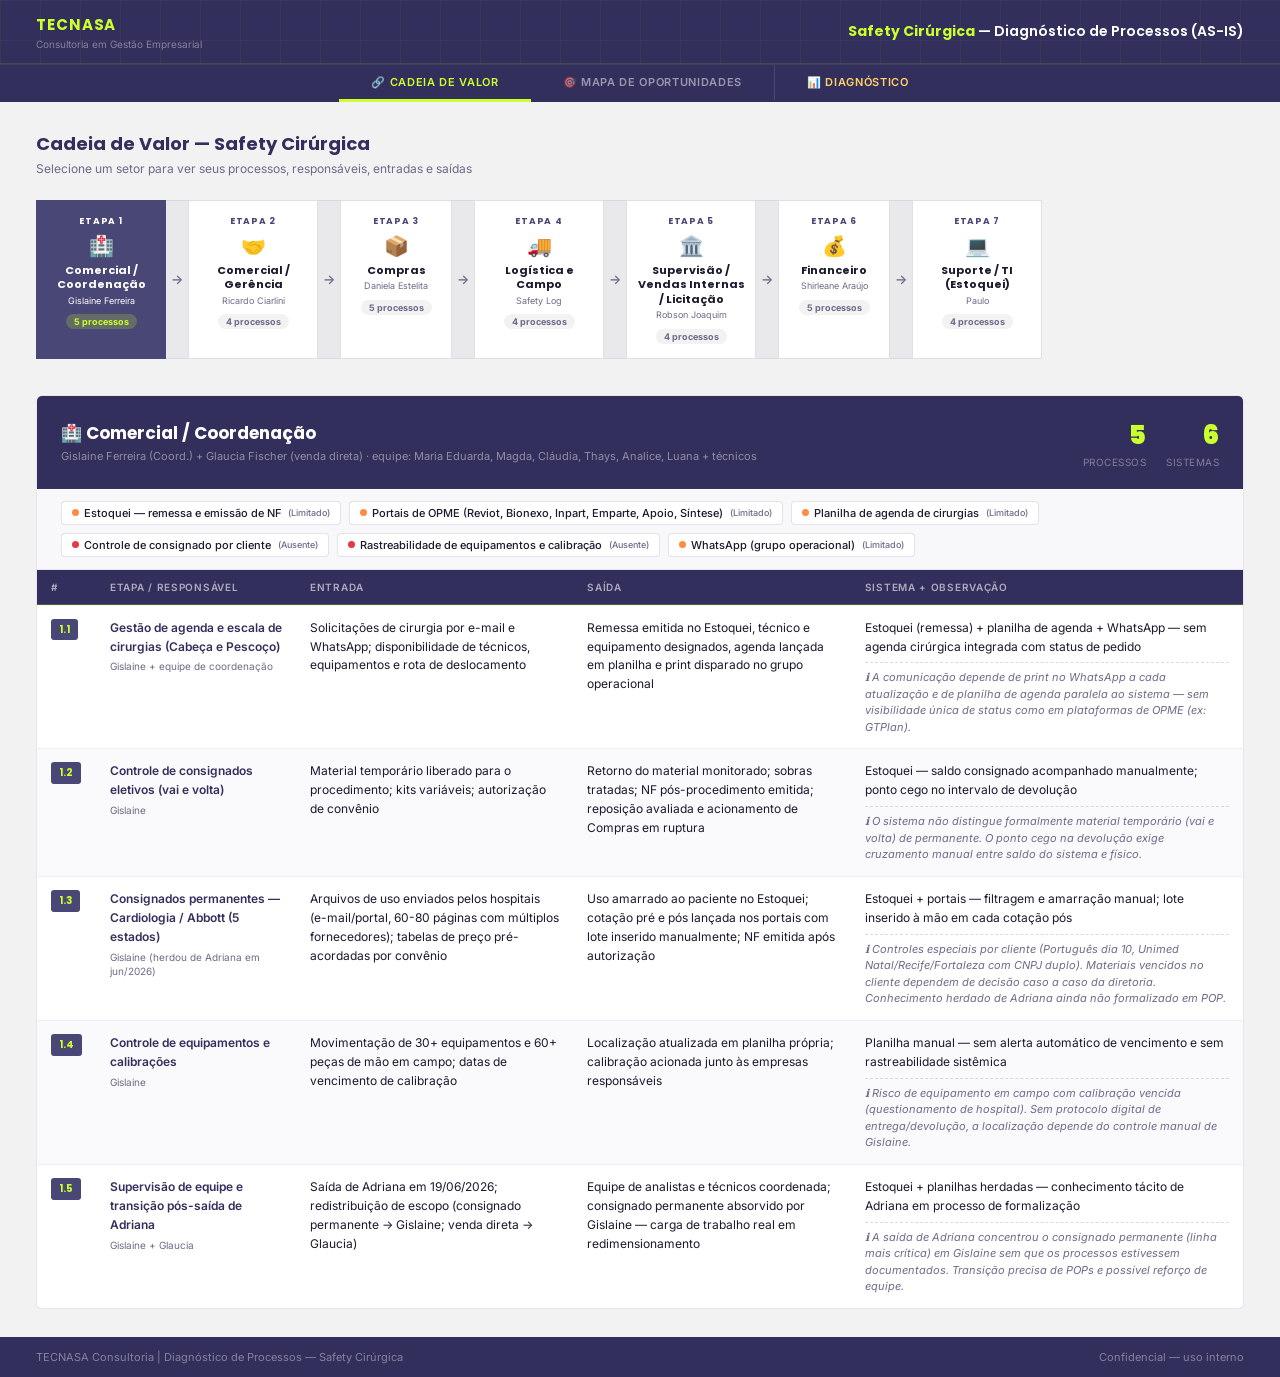
<file: index.html>
<!DOCTYPE html>
<html lang="pt-BR">

<head>
    <meta charset="UTF-8">
    <meta name="viewport" content="width=device-width, initial-scale=1.0">
    <title>Safety Cirúrgica — Diagnóstico de Processos | TECNASA</title>
    <link rel="preconnect" href="https://fonts.googleapis.com">
    <link
        href="https://fonts.googleapis.com/css2?family=Poppins:wght@400;600;700;900&family=Inter:wght@400;500;600&display=swap"
        rel="stylesheet">
    <link rel="stylesheet" href="css/style.css">
</head>

<body>

    <header class="hdr">
        <div class="hdr-row">
            <div>
                <div class="brand">TECNASA</div>
                <div class="brand-sub">Consultoria em Gestão Empresarial</div>
            </div>
            <div class="hdr-title">
                <b>Safety Cirúrgica</b> — Diagnóstico de Processos (AS-IS)
            </div>
        </div>
        <nav class="sector-nav" id="sector-nav"></nav>
    </header>

    <div id="sector-pages"></div>

    <footer>
        <div class="ft">TECNASA Consultoria | Diagnóstico de Processos — Safety Cirúrgica</div>
        <div class="ft">Confidencial — uso interno</div>
    </footer>

    <script src="js/data.js"></script>
    <script src="js/render_mapa.js"></script>
    <script src="js/render.js"></script>
</body>

</html>
</file>
<file: css/style.css>
@import url('https://fonts.googleapis.com/css2?family=Poppins:wght@400;600;700;900&family=Inter:wght@400;500;600&display=swap');

:root {
    --primary: #484776;
    --dark: #332f5c;
    --light: #5e5c96;
    --accent: #cbff2d;
    --bg: #f2f2f2;
    --white: #ffffff;
    --txt: #1a1a2e;
    --soft: #6b6b8a;
    --ok: #00C48C;
    --warn: #FFD166;
    --high: #FF8C42;
    --crit: #E63946;
}

*,
*::before,
*::after {
    box-sizing: border-box;
    margin: 0;
    padding: 0;
}

html {
    scroll-behavior: smooth;
}

body {
    font-family: 'Inter', sans-serif;
    background: var(--bg);
    color: var(--txt);
    font-size: 13px;
}

/* ══════════════════════════════════
   HEADER
══════════════════════════════════ */
.hdr {
    background: var(--dark);
    position: sticky;
    top: 0;
    z-index: 200;
    background-image:
        linear-gradient(rgba(203, 255, 45, .04) 1px, transparent 1px),
        linear-gradient(90deg, rgba(203, 255, 45, .04) 1px, transparent 1px);
    background-size: 40px 40px;
}

.hdr-row {
    display: flex;
    align-items: center;
    justify-content: space-between;
    padding: 13px 36px;
    border-bottom: 1px solid rgba(203, 255, 45, .12);
}

.brand {
    font-family: 'Poppins', sans-serif;
    font-weight: 700;
    font-size: 15px;
    color: var(--accent);
    letter-spacing: .06em;
}

.brand-sub {
    font-size: 10px;
    color: rgba(255, 255, 255, .4);
    margin-top: 2px;
}

.hdr-title {
    font-family: 'Poppins', sans-serif;
    font-weight: 600;
    font-size: 14px;
    color: #fff;
    text-align: center;
}

.hdr-title b {
    color: var(--accent);
}

/* ══════════════════════════════════
   NAV TABS — centralizado
══════════════════════════════════ */
.sector-nav {
    display: flex;
    justify-content: center;
    /* ← centraliza os botões */
    align-items: stretch;
    background: var(--dark);
    border-top: 1px solid rgba(203, 255, 45, .08);
    overflow-x: auto;
    scrollbar-width: none;
}

.sector-nav::-webkit-scrollbar {
    display: none;
}

.snav-btn {
    font-family: 'Inter', sans-serif;
    font-weight: 600;
    font-size: 11px;
    color: rgba(255, 255, 255, .5);
    background: transparent;
    border: none;
    padding: 10px 32px;
    cursor: pointer;
    white-space: nowrap;
    letter-spacing: .06em;
    text-transform: uppercase;
    border-bottom: 3px solid transparent;
    transition: all .2s;
}

.snav-btn.active {
    color: var(--accent);
    border-bottom-color: var(--accent);
}

.snav-btn:hover {
    color: rgba(255, 255, 255, .85);
}

/* botão Diagnóstico na tab bar — visual diferenciado */
.snav-diag {
    color: var(--warn) !important;
    border-left: 1px solid rgba(255, 255, 255, .12);
}

.snav-diag.active {
    color: var(--warn) !important;
    border-bottom-color: var(--warn) !important;
}

.snav-diag:hover {
    color: var(--warn) !important;
    opacity: .8;
}

/* ══════════════════════════════════
   PAGES
══════════════════════════════════ */
.sector-page {
    display: none;
    padding: 28px 36px;
}

.sector-page.active {
    display: block;
}

.pg-title {
    font-family: 'Poppins', sans-serif;
    font-weight: 700;
    font-size: 18px;
    color: var(--dark);
    margin-bottom: 4px;
}

.pg-sub {
    font-size: 12px;
    color: var(--soft);
    margin-bottom: 24px;
}

/* ══════════════════════════════════
   CADEIA DE VALOR — quadrados clicáveis
══════════════════════════════════ */
.cnode-flow {
    display: flex;
    align-items: stretch;
    overflow-x: auto;
    gap: 0;
    padding-bottom: 8px;
    margin-bottom: 28px;
    scrollbar-width: thin;
    scrollbar-color: rgba(72, 71, 118, .3) transparent;
}

.cnode {
    flex-shrink: 0;
    min-width: 112px;
    max-width: 130px;
    background: var(--white);
    border: 1px solid rgba(72, 71, 118, .18);
    display: flex;
    flex-direction: column;
    align-items: center;
    padding: 14px 10px;
    cursor: pointer;
    transition: background .15s, border-color .15s;
}

.cnode:hover {
    background: rgba(72, 71, 118, .05);
}

.cnode.cnode-active {
    background: var(--primary);
    border-color: var(--primary);
}

.cnode.cnode-active .cnode-step,
.cnode.cnode-active .cnode-name,
.cnode.cnode-active .cnode-resp {
    color: var(--white);
}

.cnode.cnode-active .cnode-count {
    background: rgba(203, 255, 45, .2);
    color: var(--accent);
}

.cnode-arrow {
    flex-shrink: 0;
    width: 22px;
    display: flex;
    align-items: center;
    justify-content: center;
    color: var(--soft);
    font-size: 13px;
    font-weight: 600;
    background: rgba(72, 71, 118, .05);
    border-top: 1px solid rgba(72, 71, 118, .1);
    border-bottom: 1px solid rgba(72, 71, 118, .1);
}

.cnode-step {
    font-family: 'Poppins', sans-serif;
    font-size: 9px;
    font-weight: 700;
    color: var(--primary);
    letter-spacing: .08em;
    text-transform: uppercase;
    margin-bottom: 6px;
}

.cnode-icon {
    font-size: 20px;
    margin-bottom: 5px;
}

.cnode-name {
    font-family: 'Poppins', sans-serif;
    font-size: 11px;
    font-weight: 700;
    color: var(--txt);
    text-align: center;
    line-height: 1.3;
    margin-bottom: 3px;
}

.cnode-resp {
    font-size: 9px;
    color: var(--soft);
    text-align: center;
    line-height: 1.3;
}

.cnode-count {
    margin-top: 8px;
    font-size: 9px;
    font-weight: 700;
    color: var(--soft);
    background: var(--bg);
    padding: 2px 8px;
    border-radius: 10px;
    display: inline-block;
}

/* ══════════════════════════════════
   CARD DE DETALHE DO SETOR
══════════════════════════════════ */
.sdet-card {
    background: var(--white);
    border: 1px solid rgba(72, 71, 118, .14);
    border-radius: 6px;
    overflow: hidden;
}

.sdet-header {
    display: grid;
    grid-template-columns: 1fr auto;
    gap: 20px;
    align-items: center;
    padding: 20px 24px;
    border-bottom: 1px solid rgba(72, 71, 118, .1);
    background: var(--dark);
}

.sdet-name {
    font-family: 'Poppins', sans-serif;
    font-size: 17px;
    font-weight: 700;
    color: var(--white);
}

.sdet-resp {
    font-size: 11px;
    color: rgba(255, 255, 255, .45);
    margin-top: 3px;
}

.sdet-stats {
    display: flex;
    gap: 20px;
}

.sdet-stat {
    display: flex;
    flex-direction: column;
    align-items: flex-end;
    gap: 1px;
}

.sdet-stat-n {
    font-family: 'Poppins', sans-serif;
    font-size: 26px;
    font-weight: 900;
    color: var(--accent);
}

.sdet-stat-l {
    font-size: 10px;
    color: rgba(255, 255, 255, .38);
    text-transform: uppercase;
    letter-spacing: .05em;
}

.sdet-sistemas {
    display: flex;
    flex-wrap: wrap;
    gap: 8px;
    padding: 12px 24px;
    border-bottom: 1px solid rgba(72, 71, 118, .1);
    background: rgba(72, 71, 118, .04);
}

.sys-chip {
    display: flex;
    align-items: center;
    gap: 5px;
    font-size: 11px;
    font-weight: 500;
    color: var(--txt);
    background: var(--white);
    border: 1px solid rgba(72, 71, 118, .15);
    padding: 4px 10px;
    border-radius: 4px;
}

.sys-dot {
    width: 7px;
    height: 7px;
    border-radius: 50%;
    flex-shrink: 0;
}

.sys-dot.ok {
    background: var(--ok);
}

.sys-dot.lim {
    background: var(--high);
}

.sys-dot.aus {
    background: var(--crit);
}

/* ══════════════════════════════════
   TABELA DE PROCESSOS
══════════════════════════════════ */
.proc-table {
    width: 100%;
    border-collapse: collapse;
    background: var(--white);
}

/* cabeçalho da tabela */
.proc-table thead tr {
    background: var(--dark);
}

.proc-table th {
    font-family: 'Inter', sans-serif;
    font-size: 10px;
    font-weight: 600;
    color: rgba(255, 255, 255, .6);
    text-transform: uppercase;
    letter-spacing: .07em;
    padding: 11px 14px;
    text-align: left;
    border-bottom: 2px solid rgba(203, 255, 45, .2);
    white-space: nowrap;
}

/* linhas do corpo */
.proc-table tbody tr {
    border-bottom: 1px solid rgba(72, 71, 118, .08);
    transition: background .12s;
}

.proc-table tbody tr:last-child {
    border-bottom: none;
}

.proc-table tbody tr:hover td {
    background: rgba(203, 255, 45, .04);
}

/* zebra leve */
.proc-table tbody tr:nth-child(even) td {
    background: rgba(72, 71, 118, .025);
}

.proc-table tbody tr:nth-child(even):hover td {
    background: rgba(203, 255, 45, .05);
}

.proc-table td {
    padding: 13px 14px;
    vertical-align: top;
    font-size: 12px;
    color: var(--txt);
    line-height: 1.58;
}

/* badge do número do processo */
.proc-num {
    font-family: 'Poppins', sans-serif;
    font-size: 10px;
    font-weight: 700;
    color: var(--accent);
    background: var(--primary);
    padding: 3px 8px;
    border-radius: 3px;
    white-space: nowrap;
    display: inline-block;
}

/* nome e responsável na coluna Etapa */
.proc-name {
    font-weight: 600;
    font-size: 12px;
    color: var(--dark);
    margin-bottom: 3px;
}

.proc-resp {
    font-size: 10px;
    color: var(--soft);
    line-height: 1.4;
}

/* observação contextual abaixo do sistema */
.proc-obs {
    font-size: 11px;
    color: var(--soft);
    font-style: italic;
    margin-top: 6px;
    padding-top: 6px;
    border-top: 1px dashed rgba(72, 71, 118, .2);
    line-height: 1.5;
}

/* larguras das colunas */
.col-num {
    width: 52px;
}

.col-etapa {
    width: 200px;
}

.col-ent {
    width: 23%;
}

.col-sai {
    width: 23%;
}

.col-sys {
    width: auto;
}


/* ══════════════════════════════════
   KPI CARDS DO GRÁFICO
══════════════════════════════════ */
.chart-kpis {
    display: flex;
    gap: 12px;
    width: 100%;
    margin-bottom: 8px;
}

.kpi-card {
    flex: 1;
    border-radius: 5px;
    padding: 14px 16px;
    display: flex;
    flex-direction: column;
    gap: 4px;
    border-left: 4px solid transparent;
}

.kpi-val {
    font-family: "Poppins", sans-serif;
    font-weight: 900;
    font-size: 22px;
    line-height: 1;
}

.kpi-lbl {
    font-size: 11px;
    font-weight: 500;
    color: var(--soft);
}

.kpi-crit {
    background: rgba(230, 57, 70, .08);
    border-color: var(--crit);
}

.kpi-crit .kpi-val {
    color: var(--crit);
}

.kpi-warn {
    background: rgba(255, 140, 66, .08);
    border-color: var(--high);
}

.kpi-warn .kpi-val {
    color: var(--high);
}

.kpi-mid {
    background: rgba(72, 71, 118, .06);
    border-color: var(--light);
}

.kpi-mid .kpi-val {
    color: var(--primary);
}

.kpi-high {
    background: rgba(230, 57, 70, .05);
    border-color: rgba(230, 57, 70, .4);
}

.kpi-high .kpi-val {
    color: var(--crit);
}

/* ══════════════════════════════════
   DIAGNÓSTICO
══════════════════════════════════ */
.diag-intro {
    background: var(--white);
    border: 1px solid rgba(72, 71, 118, .14);
    border-radius: 6px;
    padding: 20px 24px;
    margin-bottom: 24px;
    border-left: 4px solid var(--accent);
}

.diag-intro-title {
    font-family: 'Poppins', sans-serif;
    font-weight: 700;
    font-size: 14px;
    color: var(--dark);
    margin-bottom: 6px;
}

.diag-intro-text {
    font-size: 12px;
    color: var(--soft);
    line-height: 1.65;
}

.chart-block {
    background: var(--white);
    border: 1px solid rgba(72, 71, 118, .14);
    border-radius: 6px;
    overflow: hidden;
    margin-bottom: 28px;
}

.chart-hdr {
    display: flex;
    align-items: center;
    justify-content: space-between;
    padding: 16px 24px;
    border-bottom: 1px solid rgba(72, 71, 118, .1);
    background: var(--dark);
}

.chart-hdr-title {
    font-family: 'Poppins', sans-serif;
    font-weight: 700;
    font-size: 14px;
    color: var(--white);
}

.chart-badge {
    font-size: 10px;
    font-weight: 600;
    color: var(--dark);
    background: var(--accent);
    padding: 3px 10px;
    border-radius: 3px;
    letter-spacing: .04em;
}

.chart-body {
    padding: 32px 24px;
    display: flex;
    flex-direction: column;
    align-items: center;
    gap: 16px;
}

.chart-placeholder {
    width: 100%;
    max-width: 660px;
    border: 2px dashed rgba(72, 71, 118, .25);
    border-radius: 6px;
    padding: 44px 32px;
    display: flex;
    flex-direction: column;
    align-items: center;
    gap: 10px;
    text-align: center;
}

.chart-ph-icon {
    font-size: 38px;
    opacity: .35;
}

.chart-ph-title {
    font-family: 'Poppins', sans-serif;
    font-size: 13px;
    font-weight: 700;
    color: var(--soft);
}

.chart-ph-desc {
    font-size: 12px;
    color: var(--soft);
    line-height: 1.65;
    max-width: 400px;
}

.chart-ph-badge {
    display: inline-block;
    margin-top: 4px;
    background: rgba(230, 57, 70, .1);
    color: var(--crit);
    font-size: 11px;
    font-weight: 600;
    padding: 4px 12px;
    border-radius: 4px;
}

.chart-insight {
    width: 100%;
    max-width: 660px;
    background: rgba(203, 255, 45, .08);
    border-left: 3px solid var(--accent);
    padding: 14px 18px;
    border-radius: 0 4px 4px 0;
}

.chart-insight-title {
    font-weight: 600;
    font-size: 12px;
    color: var(--primary);
    margin-bottom: 5px;
}

.chart-insight-text {
    font-size: 12px;
    color: var(--txt);
    line-height: 1.65;
}

.sec-t {
    font-family: 'Poppins', sans-serif;
    font-weight: 700;
    font-size: 14px;
    color: var(--dark);
    display: inline-block;
    padding-bottom: 7px;
    border-bottom: 3px solid var(--accent);
    margin-bottom: 18px;
}

.achados-grid {
    display: grid;
    grid-template-columns: repeat(3, 1fr);
    gap: 14px;
    margin-bottom: 28px;
}

.achado-card {
    background: var(--white);
    border: 1px solid rgba(72, 71, 118, .14);
    border-radius: 6px;
    padding: 18px;
    display: flex;
    flex-direction: column;
    gap: 8px;
}

.achado-card.destaque {
    border-color: var(--accent);
    border-left-width: 3px;
}

.achado-icon {
    font-size: 20px;
}

.achado-setor {
    font-size: 9px;
    font-weight: 700;
    color: var(--light);
    text-transform: uppercase;
    letter-spacing: .08em;
}

.achado-title {
    font-family: 'Poppins', sans-serif;
    font-size: 12px;
    font-weight: 700;
    color: var(--txt);
    line-height: 1.35;
}

.achado-desc {
    font-size: 11.5px;
    color: var(--soft);
    line-height: 1.55;
}

.achado-desc strong {
    color: var(--txt);
}

.next-block {
    background: var(--dark);
    border-radius: 6px;
    padding: 28px 32px;
    display: grid;
    grid-template-columns: 1fr auto;
    gap: 28px;
    align-items: center;
    background-image:
        linear-gradient(rgba(203, 255, 45, .03) 1px, transparent 1px),
        linear-gradient(90deg, rgba(203, 255, 45, .03) 1px, transparent 1px);
    background-size: 40px 40px;
}

.next-label {
    font-size: 10px;
    font-weight: 600;
    color: var(--accent);
    text-transform: uppercase;
    letter-spacing: .08em;
    margin-bottom: 6px;
}

.next-title {
    font-family: 'Poppins', sans-serif;
    font-size: 17px;
    font-weight: 700;
    color: var(--white);
    line-height: 1.35;
}

.next-desc {
    font-size: 12px;
    color: rgba(255, 255, 255, .45);
    margin-top: 8px;
    line-height: 1.65;
}

.next-steps {
    display: flex;
    flex-direction: column;
    gap: 8px;
    min-width: 210px;
}

.next-step {
    display: flex;
    align-items: center;
    gap: 10px;
    background: rgba(255, 255, 255, .06);
    padding: 10px 14px;
    border-radius: 4px;
}

.next-step-n {
    font-family: 'Poppins', sans-serif;
    font-size: 13px;
    font-weight: 900;
    color: var(--accent);
    flex-shrink: 0;
}

.next-step-t {
    font-size: 11px;
    font-weight: 500;
    color: rgba(255, 255, 255, .8);
}


/* ══════════════════════════════════
   MAPA DE OPORTUNIDADES
══════════════════════════════════ */
.mapa-kpis {
    display: grid;
    grid-template-columns: repeat(4, 1fr);
    gap: 12px;
    margin-bottom: 28px;
}

.mapa-kpi {
    background: var(--white);
    border: 1px solid rgba(72, 71, 118, .14);
    border-left: 4px solid;
    border-radius: 6px;
    padding: 16px 18px;
}

.mapa-kpi-n {
    font-family: "Poppins", sans-serif;
    font-weight: 900;
    font-size: 30px;
}

.mapa-kpi-l {
    font-size: 11px;
    color: var(--soft);
    margin-top: 3px;
}

/* grupo */
.mop-grupo {
    margin-bottom: 24px;
}

.mop-grupo-hdr {
    display: flex;
    align-items: center;
    gap: 12px;
    padding: 12px 18px;
    border-left: 4px solid;
    background: var(--white);
    border-radius: 4px;
    margin-bottom: 8px;
}

.mop-grupo-badge {
    font-family: "Poppins", sans-serif;
    font-weight: 700;
    font-size: 11px;
    color: #fff;
    padding: 3px 12px;
    border-radius: 3px;
    white-space: nowrap;
    flex-shrink: 0;
}

.mop-grupo-desc {
    font-size: 12px;
    color: var(--soft);
}

.mop-grupo-n {
    font-family: "Poppins", sans-serif;
    font-size: 20px;
    font-weight: 900;
    margin-left: auto;
    flex-shrink: 0;
}

/* lista */
.mop-list {
    display: flex;
    flex-direction: column;
    gap: 0;
}

/* item clicável */
.mop-item {
    display: flex;
    align-items: center;
    justify-content: space-between;
    gap: 16px;
    padding: 14px 18px;
    background: var(--white);
    border: 1px solid rgba(72, 71, 118, .12);
    border-top: none;
    cursor: pointer;
    transition: background .15s;
}

.mop-list>.mop-item:first-child,
.mop-list>*:first-child .mop-item {
    border-top: 1px solid rgba(72, 71, 118, .12);
}

.mop-item:first-of-type {
    border-top: 1px solid rgba(72, 71, 118, .12);
}

.mop-item:hover {
    background: rgba(72, 71, 118, .03);
}

.mop-item.selected {
    background: var(--dark);
}

.mop-item.selected .mop-item-setor,
.mop-item.selected .mop-item-proc,
.mop-item.selected .mop-chevron {
    color: var(--white) !important;
}

.mop-item.selected .roi-chip,
.mop-item.selected .roi-chip--operacional,
.mop-item.selected .roi-chip--financeiro,
.mop-item.selected .roi-chip--estratégico {
    background: rgba(255, 255, 255, .15);
    color: var(--accent);
}

.mop-item.selected .mop-meta-tag {
    background: rgba(255, 255, 255, .12);
    color: rgba(255, 255, 255, .7);
}

.mop-item-left {
    display: flex;
    align-items: center;
    gap: 12px;
    flex: 1;
    min-width: 0;
}

.mop-item-icon {
    font-size: 18px;
    flex-shrink: 0;
}

.mop-item-setor {
    font-size: 10px;
    font-weight: 700;
    color: var(--soft);
    text-transform: uppercase;
    letter-spacing: .06em;
    margin-bottom: 3px;
}

.mop-item-proc {
    font-family: "Poppins", sans-serif;
    font-size: 13px;
    font-weight: 700;
    color: var(--dark);
    line-height: 1.3;
}

.mop-item-right {
    display: flex;
    align-items: center;
    gap: 12px;
    flex-shrink: 0;
}

.mop-item-chips {
    display: flex;
    gap: 5px;
    flex-wrap: wrap;
    justify-content: flex-end;
}

.roi-chip {
    font-size: 10px;
    font-weight: 600;
    padding: 3px 8px;
    border-radius: 3px;
}

.roi-chip--operacional {
    background: rgba(0, 196, 140, .12);
    color: #1d6b4a;
}

.roi-chip--financeiro {
    background: rgba(72, 71, 118, .12);
    color: #332f5c;
}

.roi-chip--estratégico {
    background: rgba(203, 255, 45, .25);
    color: #3a4a00;
}

.mop-item-meta {
    display: flex;
    gap: 5px;
}

.mop-meta-tag {
    font-size: 10px;
    font-weight: 500;
    color: var(--soft);
    background: var(--bg);
    padding: 3px 8px;
    border-radius: 3px;
    white-space: nowrap;
}

.mop-chevron {
    font-size: 11px;
    color: var(--soft);
    transition: transform .2s;
    flex-shrink: 0;
}

/* detalhe (accordion) */
.mop-detail {
    display: none;
    border: 1px solid rgba(72, 71, 118, .12);
    border-top: none;
    background: #f9f8f5;
    padding: 20px 22px;
}

.mop-detail.open {
    display: block;
}

.mop-detail-grid {
    display: grid;
    grid-template-columns: 1fr 1fr;
    gap: 16px;
    margin-bottom: 14px;
}

.mop-det-block {
    display: flex;
    flex-direction: column;
    gap: 5px;
}

.mop-det-lbl {
    font-size: 9px;
    font-weight: 700;
    color: var(--soft);
    text-transform: uppercase;
    letter-spacing: .07em;
}

.mop-det-txt {
    font-size: 12px;
    color: var(--txt);
    line-height: 1.65;
}

.mop-just {
    background: rgba(203, 255, 45, .1);
    border-left: 2px solid var(--accent);
    padding: 8px 10px;
    border-radius: 0 3px 3px 0;
    font-style: italic;
    font-size: 11px;
    color: var(--soft);
}

.mop-det-footer {
    display: flex;
    gap: 14px;
    padding-top: 14px;
    border-top: 1px solid rgba(72, 71, 118, .1);
}

@media(max-width:900px) {
    .mapa-kpis {
        grid-template-columns: repeat(2, 1fr);
    }

    .mop-detail-grid {
        grid-template-columns: 1fr;
    }

    .mop-item-right {
        flex-direction: column;
        align-items: flex-end;
        gap: 6px;
    }
}


/* ══════════════════════════════════
   FOOTER
══════════════════════════════════ */
footer {
    background: var(--dark);
    padding: 13px 36px;
    display: flex;
    justify-content: space-between;
    align-items: center;
}

.ft {
    font-family: 'Inter', sans-serif;
    font-size: 11px;
    color: rgba(255, 255, 255, .4);
}

/* ══════════════════════════════════
   MODAL
══════════════════════════════════ */
.modal-ov {
    display: none;
    position: fixed;
    inset: 0;
    background: rgba(26, 26, 46, .65);
    z-index: 999;
    align-items: center;
    justify-content: center;
}

.modal-ov.open {
    display: flex;
}

.modal {
    background: var(--white);
    border-radius: 6px;
    padding: 28px;
    max-width: 460px;
    width: 90%;
}

.modal-t {
    font-family: 'Poppins', sans-serif;
    font-weight: 700;
    font-size: 17px;
    color: var(--dark);
    margin-bottom: 12px;
}

.modal-b {
    font-family: 'Inter', sans-serif;
    font-size: 13px;
    color: var(--txt);
    line-height: 1.7;
    margin-bottom: 18px;
}

.modal-btn {
    background: var(--primary);
    color: #fff;
    border: none;
    border-radius: 4px;
    padding: 9px 22px;
    font-family: 'Inter', sans-serif;
    font-weight: 600;
    font-size: 13px;
    cursor: pointer;
}

/* ══════════════════════════════════
   RESPONSIVE
══════════════════════════════════ */
@media(max-width:900px) {
    .achados-grid {
        grid-template-columns: 1fr;
    }

    .next-block {
        grid-template-columns: 1fr;
    }

    .sdet-header {
        grid-template-columns: 1fr;
    }

    .hdr-title {
        display: none;
    }
}
</file>
